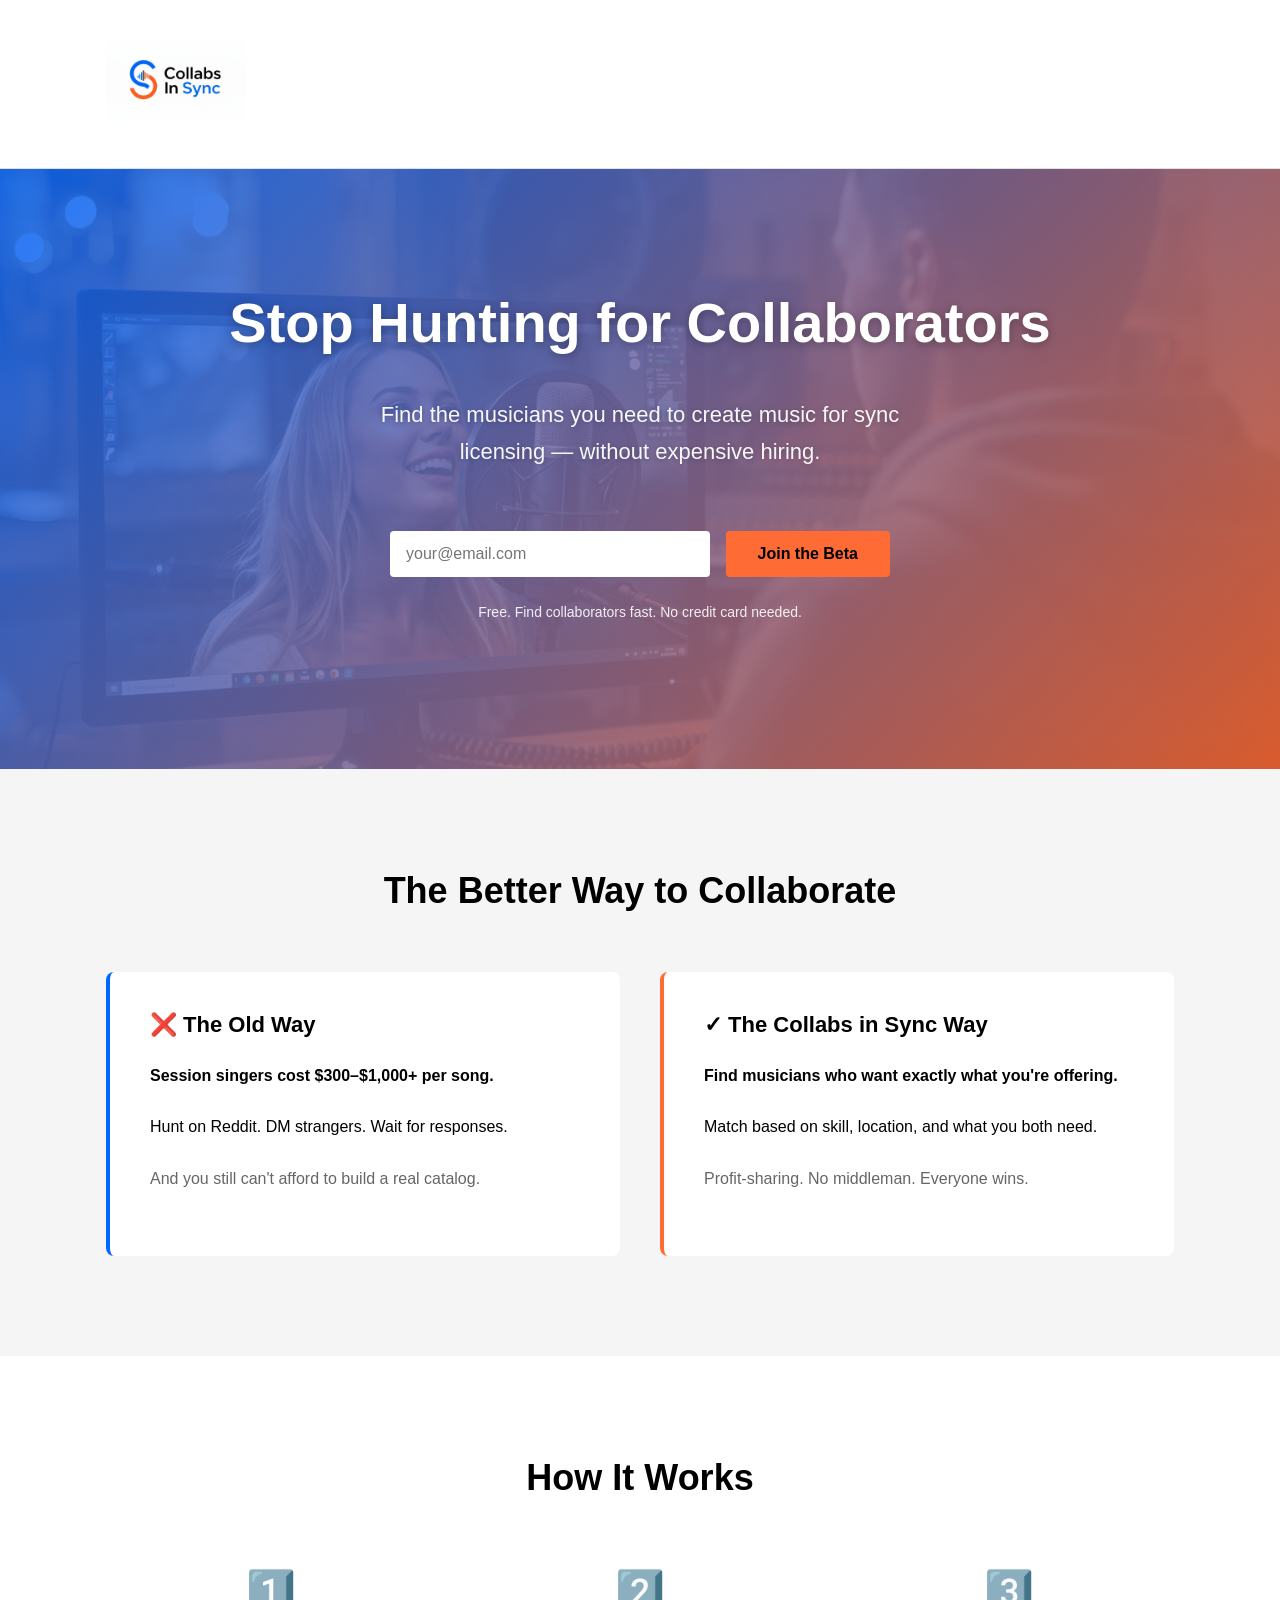
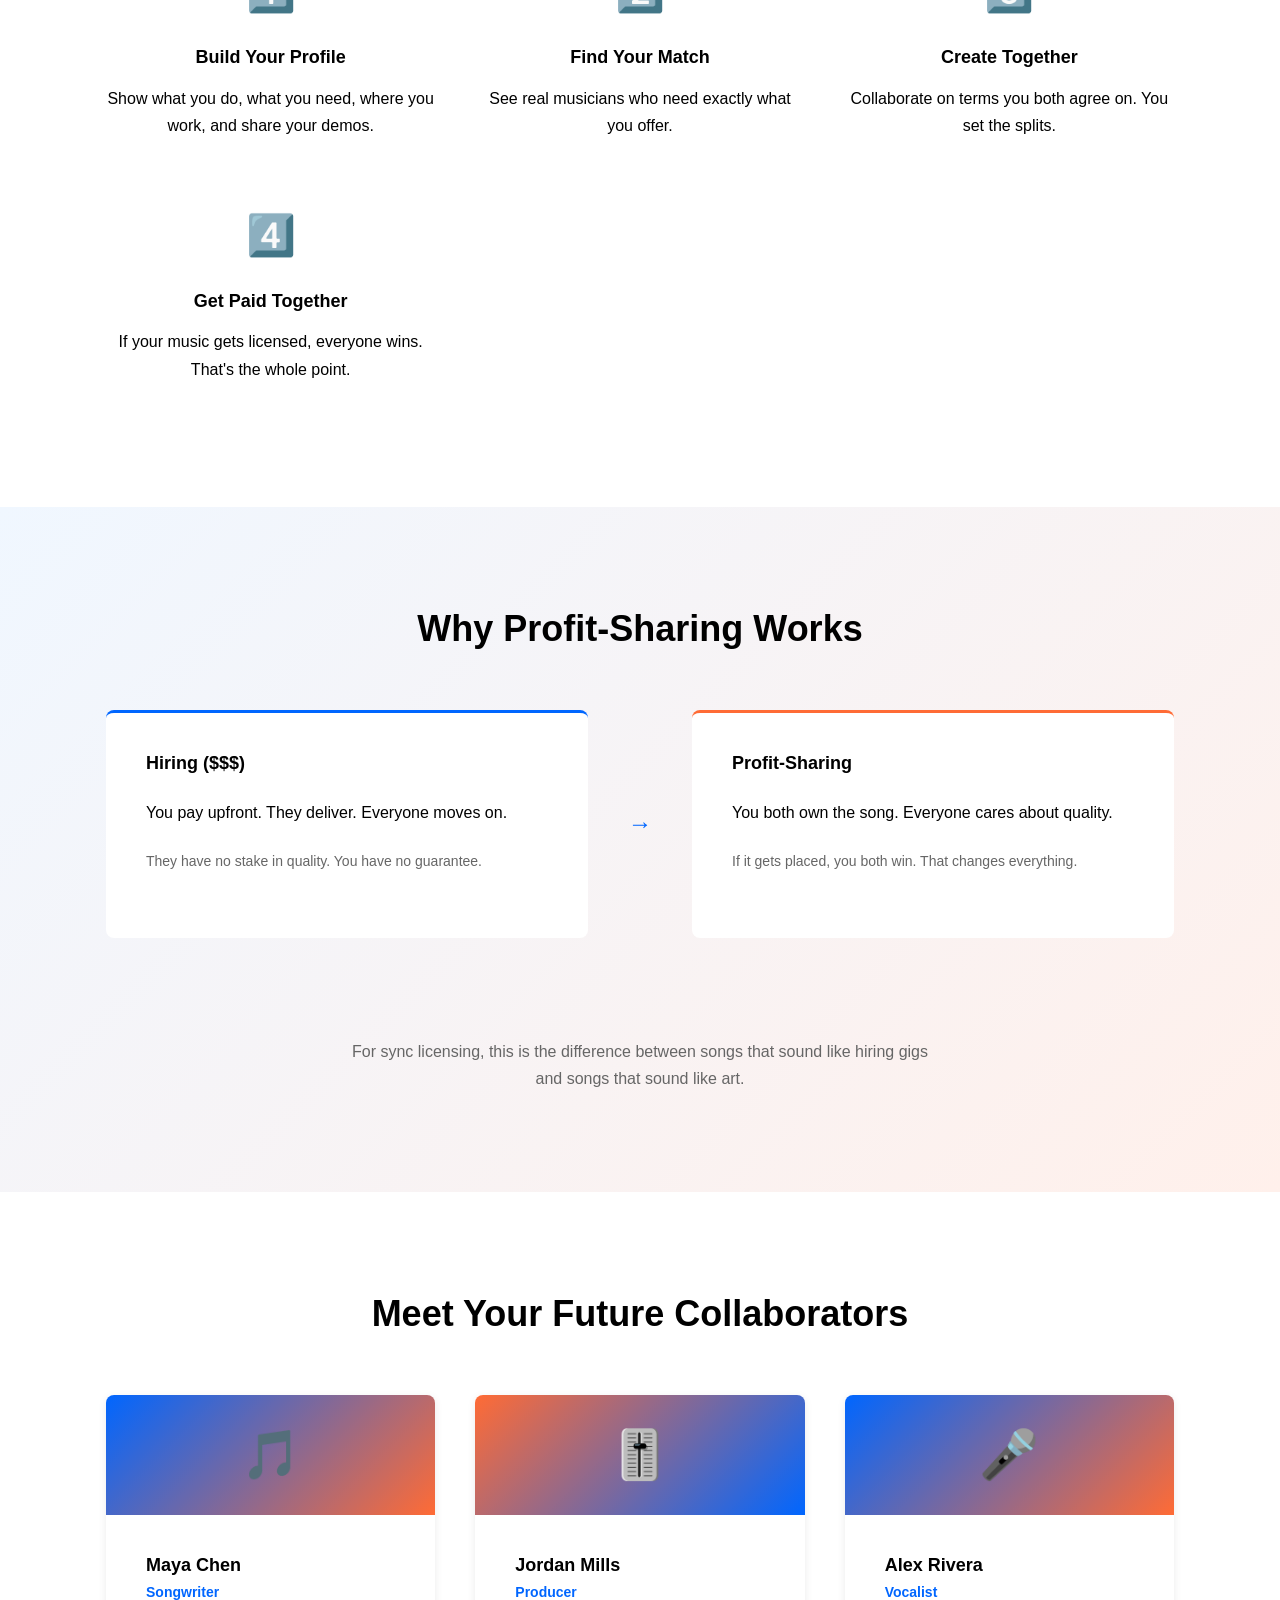
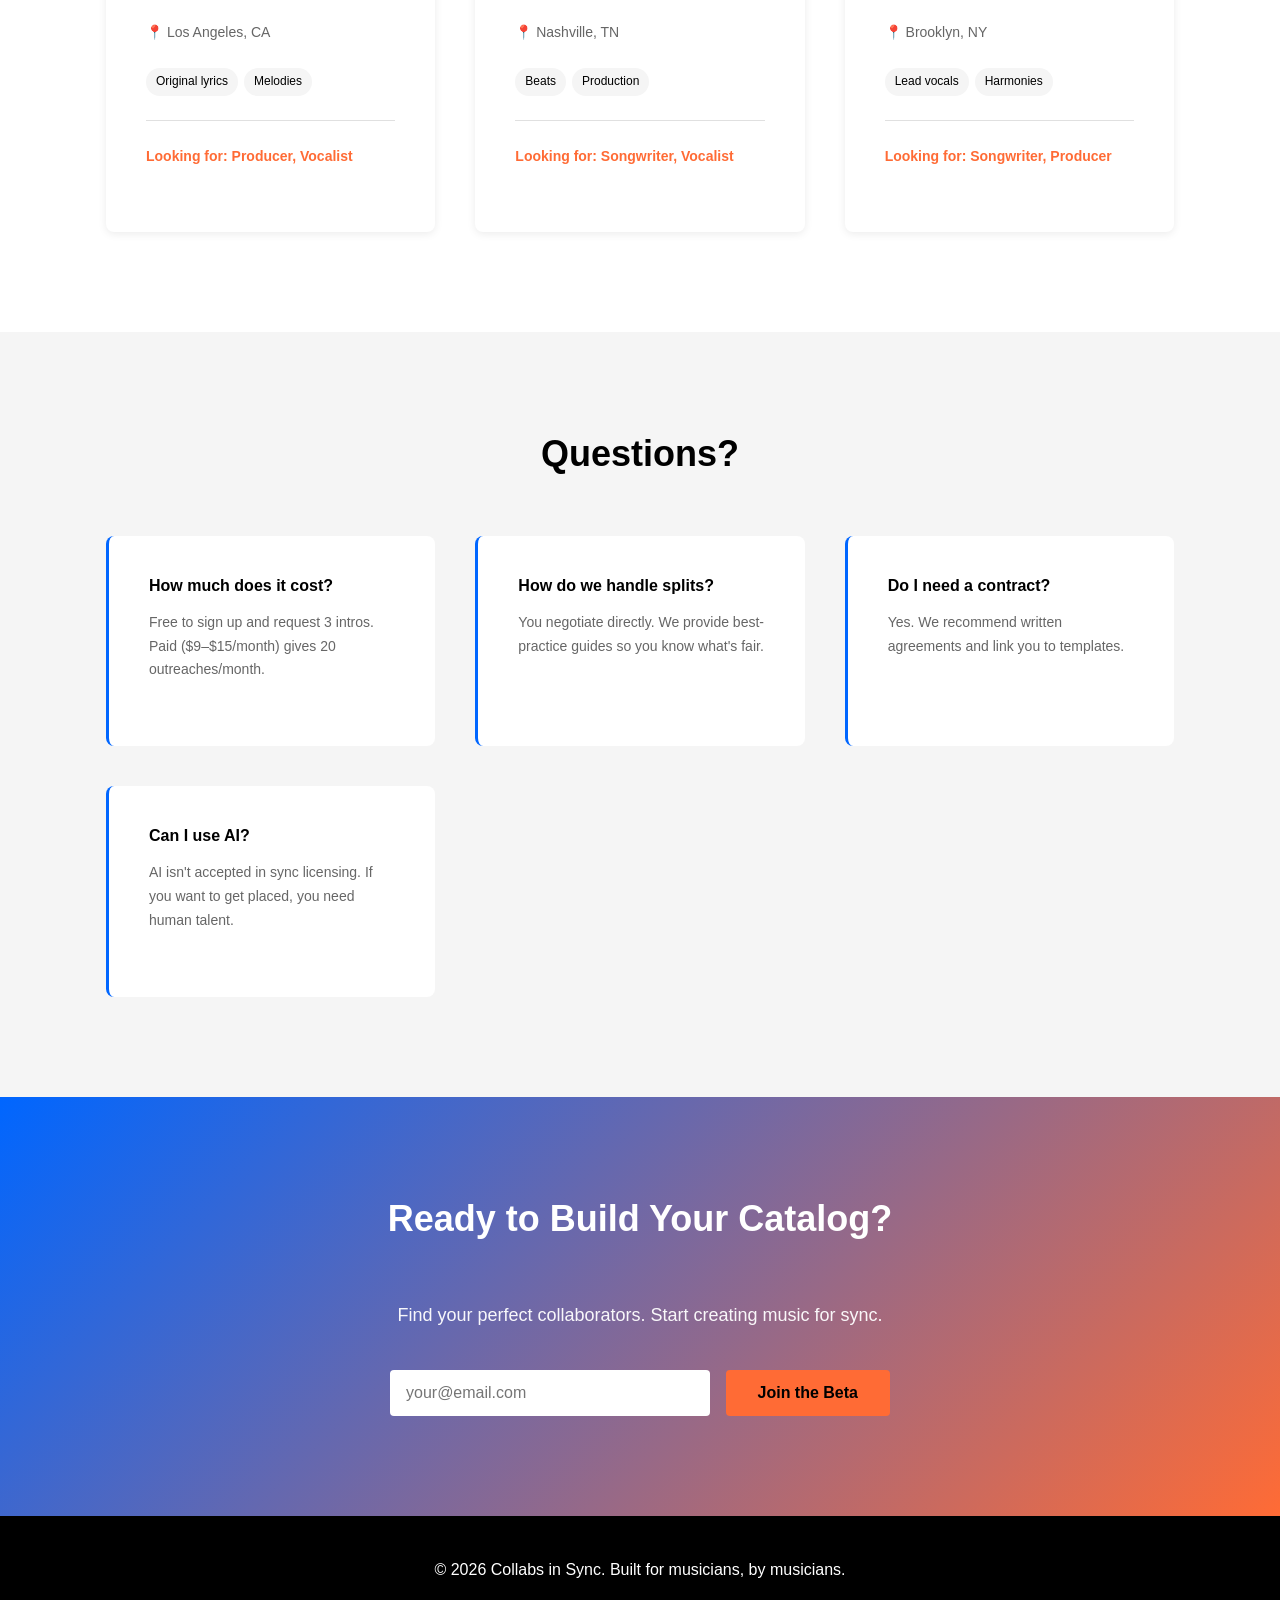
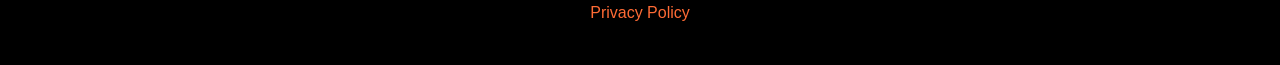
<file: index.html>
<!DOCTYPE html>
<html lang="en">
<head>
    <meta charset="UTF-8">
    <meta name="viewport" content="width=device-width, initial-scale=1.0">
    <meta name="description" content="The Platform Built for Profit-Sharing Music Creators. Find collaborators for sync licensing without expensive hiring.">
    <meta name="theme-color" content="#0066ff">
    <title>Collabs in Sync — Profit-Sharing Music Collaboration</title>
    <link rel="stylesheet" href="styles.css">
    <link rel="icon" href="favicon.svg" type="image/svg+xml">
</head>
<body>
    <!-- HEADER WITH LOGO -->
    <header class="header">
        <div class="container">
            <img src="assets/logo-original.jpg" alt="Collabs in Sync" class="logo">
        </div>
    </header>

    <!-- HERO SECTION WITH IMAGE -->
    <section class="hero">
        <div class="hero__background">
            <img src="assets/hero.jpg" alt="Music collaboration - singer recording with remote producer" class="hero__image">
            <div class="hero__overlay"></div>
        </div>
        <div class="hero__content">
            <div class="container">
                <h1>Stop Hunting for Collaborators</h1>
                <p class="hero__subtitle">Find the musicians you need to create music for sync licensing — without expensive hiring.</p>

                <form class="hero__form" id="earlyAccessForm">
                    <input type="email" placeholder="your@email.com" required aria-label="Email address" class="form-input">
                    <button type="submit" class="btn btn--primary">Join the Beta</button>
                </form>
                <p class="form-subtext">Free. Find collaborators fast. No credit card needed.</p>
            </div>
        </div>
    </section>

    <!-- PROBLEM VS SOLUTION -->
    <section class="comparison">
        <div class="container">
            <h2>The Better Way to Collaborate</h2>
            <div class="comparison__grid">
                <div class="comparison__card problem">
                    <h3>❌ The Old Way</h3>
                    <p><strong>Session singers cost $300–$1,000+ per song.</strong></p>
                    <p>Hunt on Reddit. DM strangers. Wait for responses.</p>
                    <p class="text-muted">And you still can't afford to build a real catalog.</p>
                </div>
                <div class="comparison__card solution">
                    <h3>✓ The Collabs in Sync Way</h3>
                    <p><strong>Find musicians who want exactly what you're offering.</strong></p>
                    <p>Match based on skill, location, and what you both need.</p>
                    <p class="text-muted">Profit-sharing. No middleman. Everyone wins.</p>
                </div>
            </div>
        </div>
    </section>

    <!-- FEATURES -->
    <section class="features">
        <div class="container">
            <h2>How It Works</h2>
            <div class="features__grid">
                <div class="feature">
                    <div class="feature__icon">1️⃣</div>
                    <h3>Build Your Profile</h3>
                    <p>Show what you do, what you need, where you work, and share your demos.</p>
                </div>
                <div class="feature">
                    <div class="feature__icon">2️⃣</div>
                    <h3>Find Your Match</h3>
                    <p>See real musicians who need exactly what you offer.</p>
                </div>
                <div class="feature">
                    <div class="feature__icon">3️⃣</div>
                    <h3>Create Together</h3>
                    <p>Collaborate on terms you both agree on. You set the splits.</p>
                </div>
                <div class="feature">
                    <div class="feature__icon">4️⃣</div>
                    <h3>Get Paid Together</h3>
                    <p>If your music gets licensed, everyone wins. That's the whole point.</p>
                </div>
            </div>
        </div>
    </section>

    <!-- WHY PROFIT-SHARING -->
    <section class="profit-sharing">
        <div class="container">
            <h2>Why Profit-Sharing Works</h2>
            <div class="profit-comparison">
                <div class="profit-item">
                    <h3>Hiring ($$$)</h3>
                    <p>You pay upfront. They deliver. Everyone moves on.</p>
                    <p class="text-secondary">They have no stake in quality. You have no guarantee.</p>
                </div>
                <div class="profit-divider">→</div>
                <div class="profit-item">
                    <h3>Profit-Sharing</h3>
                    <p>You both own the song. Everyone cares about quality.</p>
                    <p class="text-secondary">If it gets placed, you both win. That changes everything.</p>
                </div>
            </div>
            <p class="profit-note">For sync licensing, this is the difference between songs that sound like hiring gigs and songs that sound like art.</p>
        </div>
    </section>

    <!-- PROFILE EXAMPLES -->
    <section class="profiles">
        <div class="container">
            <h2>Meet Your Future Collaborators</h2>
            <div class="profiles__grid">
                <div class="profile-card">
                    <div class="profile-header" style="background: linear-gradient(135deg, #0066ff 0%, #ff6b35 100%);">
                        <span class="profile-icon">🎵</span>
                    </div>
                    <div class="profile-content">
                        <h3>Maya Chen</h3>
                        <p class="role">Songwriter</p>
                        <p class="location">📍 Los Angeles, CA</p>
                        <div class="skills">
                            <span>Original lyrics</span>
                            <span>Melodies</span>
                        </div>
                        <p class="looking-for">Looking for: Producer, Vocalist</p>
                    </div>
                </div>

                <div class="profile-card">
                    <div class="profile-header" style="background: linear-gradient(135deg, #ff6b35 0%, #0066ff 100%);">
                        <span class="profile-icon">🎚️</span>
                    </div>
                    <div class="profile-content">
                        <h3>Jordan Mills</h3>
                        <p class="role">Producer</p>
                        <p class="location">📍 Nashville, TN</p>
                        <div class="skills">
                            <span>Beats</span>
                            <span>Production</span>
                        </div>
                        <p class="looking-for">Looking for: Songwriter, Vocalist</p>
                    </div>
                </div>

                <div class="profile-card">
                    <div class="profile-header" style="background: linear-gradient(135deg, #0066ff 0%, #ff6b35 100%);">
                        <span class="profile-icon">🎤</span>
                    </div>
                    <div class="profile-content">
                        <h3>Alex Rivera</h3>
                        <p class="role">Vocalist</p>
                        <p class="location">📍 Brooklyn, NY</p>
                        <div class="skills">
                            <span>Lead vocals</span>
                            <span>Harmonies</span>
                        </div>
                        <p class="looking-for">Looking for: Songwriter, Producer</p>
                    </div>
                </div>
            </div>
        </div>
    </section>

    <!-- FAQ -->
    <section class="faq">
        <div class="container">
            <h2>Questions?</h2>
            <div class="faq__grid">
                <div class="faq__item">
                    <h3>How much does it cost?</h3>
                    <p>Free to sign up and request 3 intros. Paid ($9–$15/month) gives 20 outreaches/month.</p>
                </div>
                <div class="faq__item">
                    <h3>How do we handle splits?</h3>
                    <p>You negotiate directly. We provide best-practice guides so you know what's fair.</p>
                </div>
                <div class="faq__item">
                    <h3>Do I need a contract?</h3>
                    <p>Yes. We recommend written agreements and link you to templates.</p>
                </div>
                <div class="faq__item">
                    <h3>Can I use AI?</h3>
                    <p>AI isn't accepted in sync licensing. If you want to get placed, you need human talent.</p>
                </div>
            </div>
        </div>
    </section>

    <!-- FINAL CTA -->
    <section class="cta-section">
        <div class="container">
            <h2>Ready to Build Your Catalog?</h2>
            <p>Find your perfect collaborators. Start creating music for sync.</p>
            <form class="cta-form" id="secondForm">
                <input type="email" placeholder="your@email.com" required aria-label="Email address" class="form-input">
                <button type="submit" class="btn btn--primary">Join the Beta</button>
            </form>
        </div>
    </section>

    <!-- FOOTER -->
    <footer class="footer">
        <div class="container">
            <p>&copy; 2026 Collabs in Sync. Built for musicians, by musicians.</p>
            <a href="/privacy.html">Privacy Policy</a>
        </div>
    </footer>

    <script>
        ['earlyAccessForm', 'secondForm'].forEach(id => {
            document.getElementById(id).addEventListener('submit', e => {
                e.preventDefault();
                alert('Thank you! Check your email for next steps.');
            });
        });
    </script>
</body>
</html>
</file>
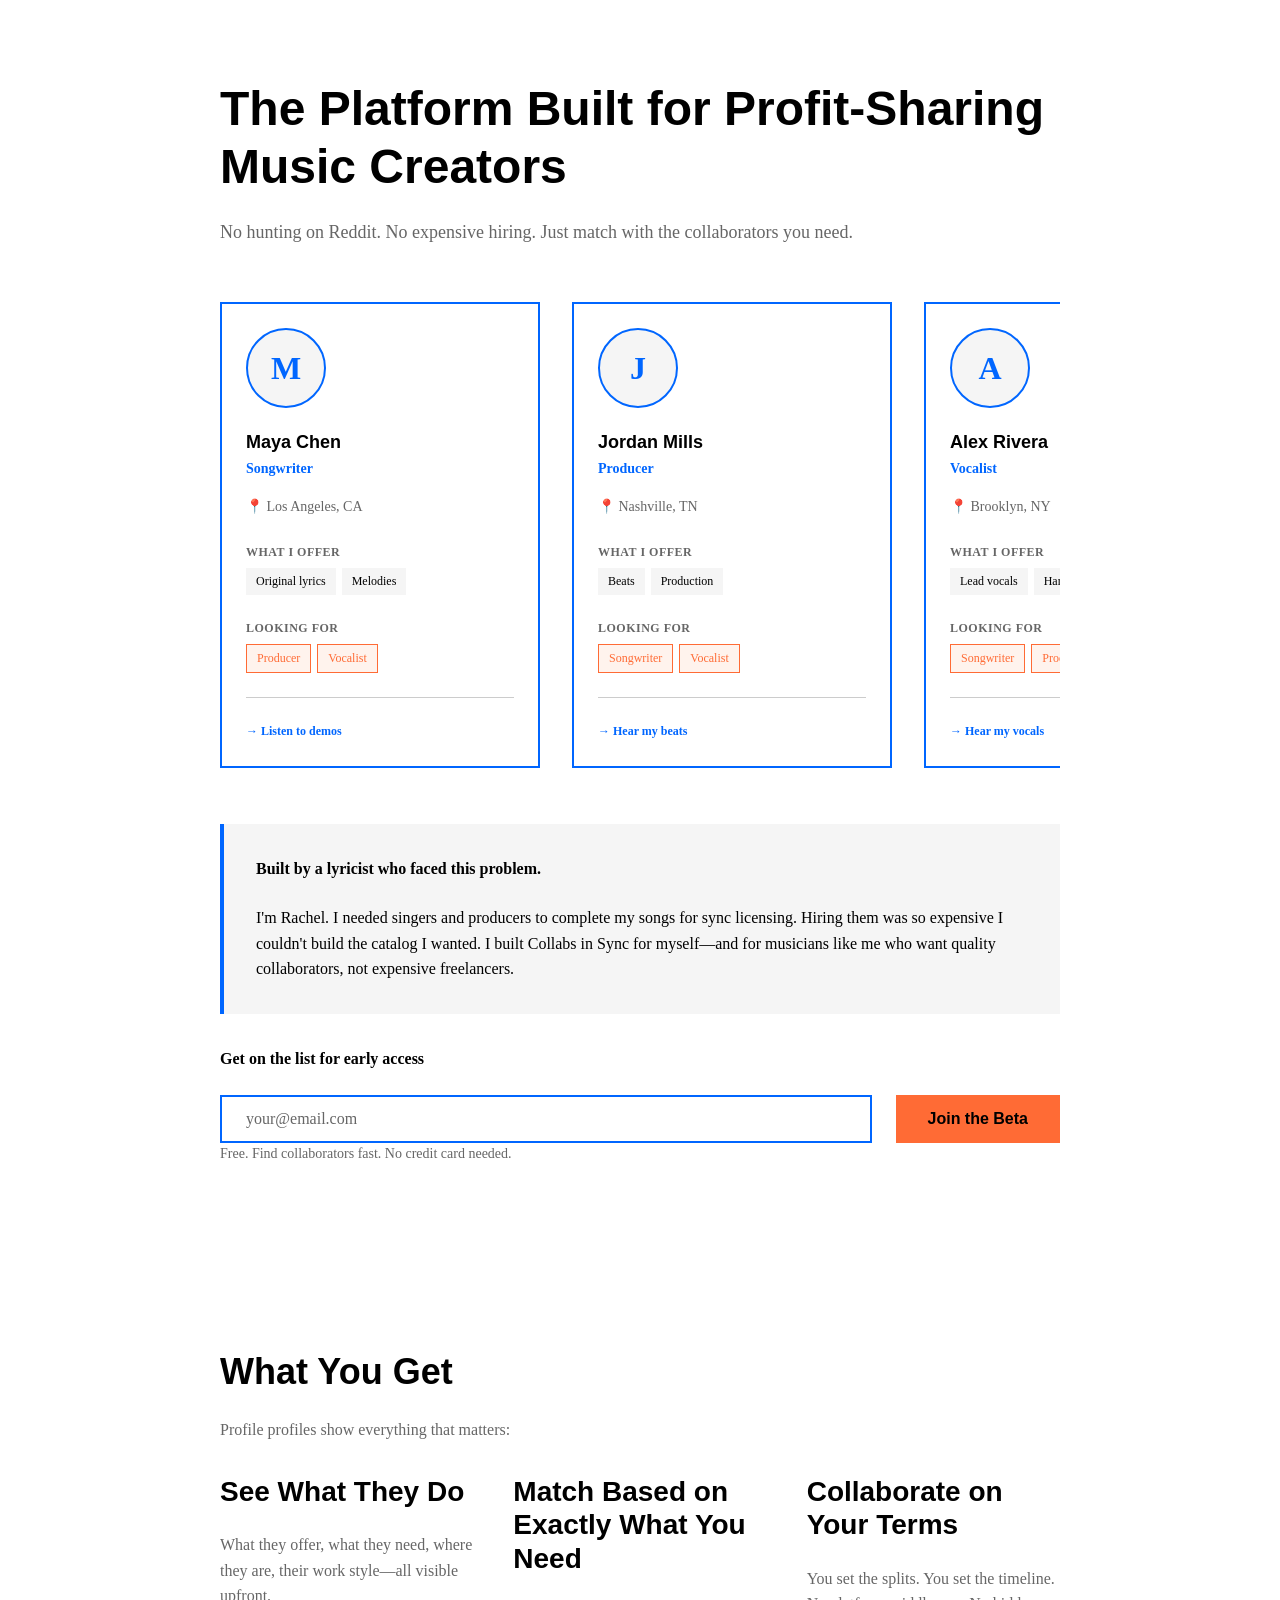
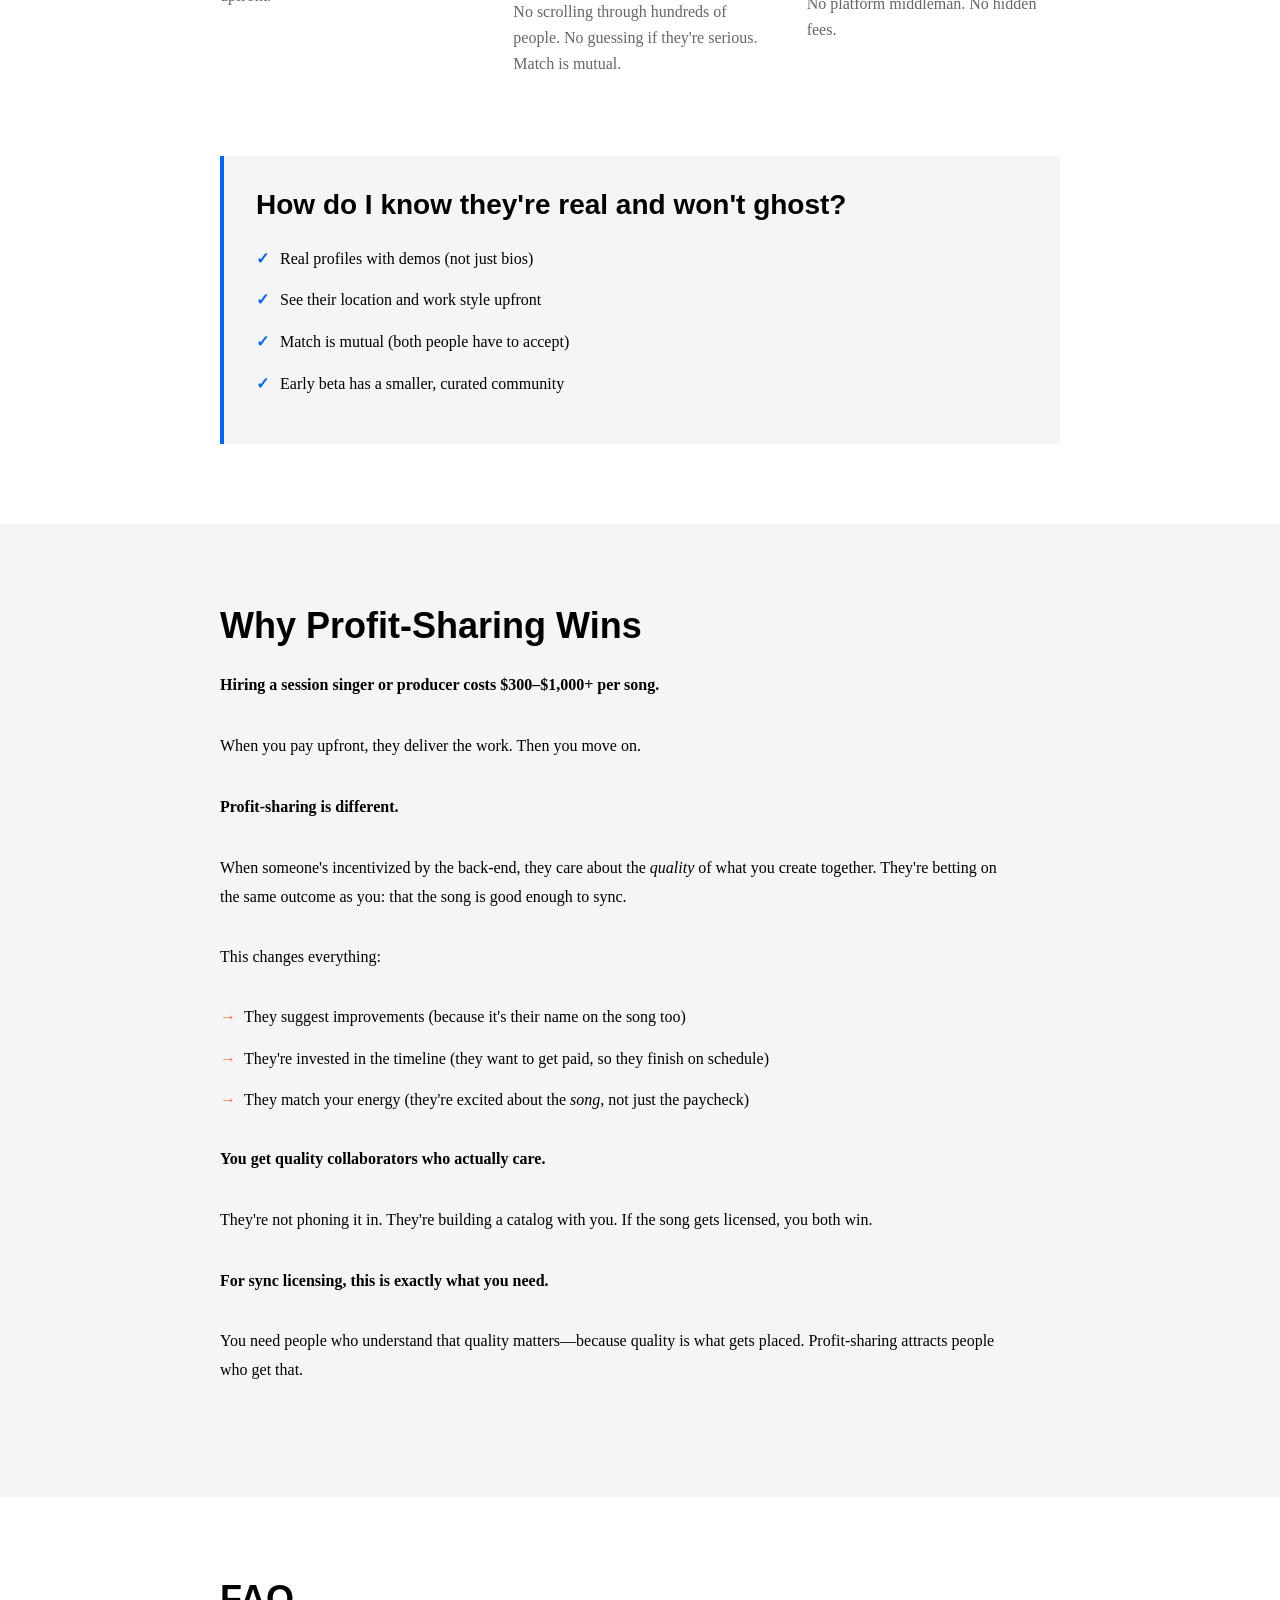
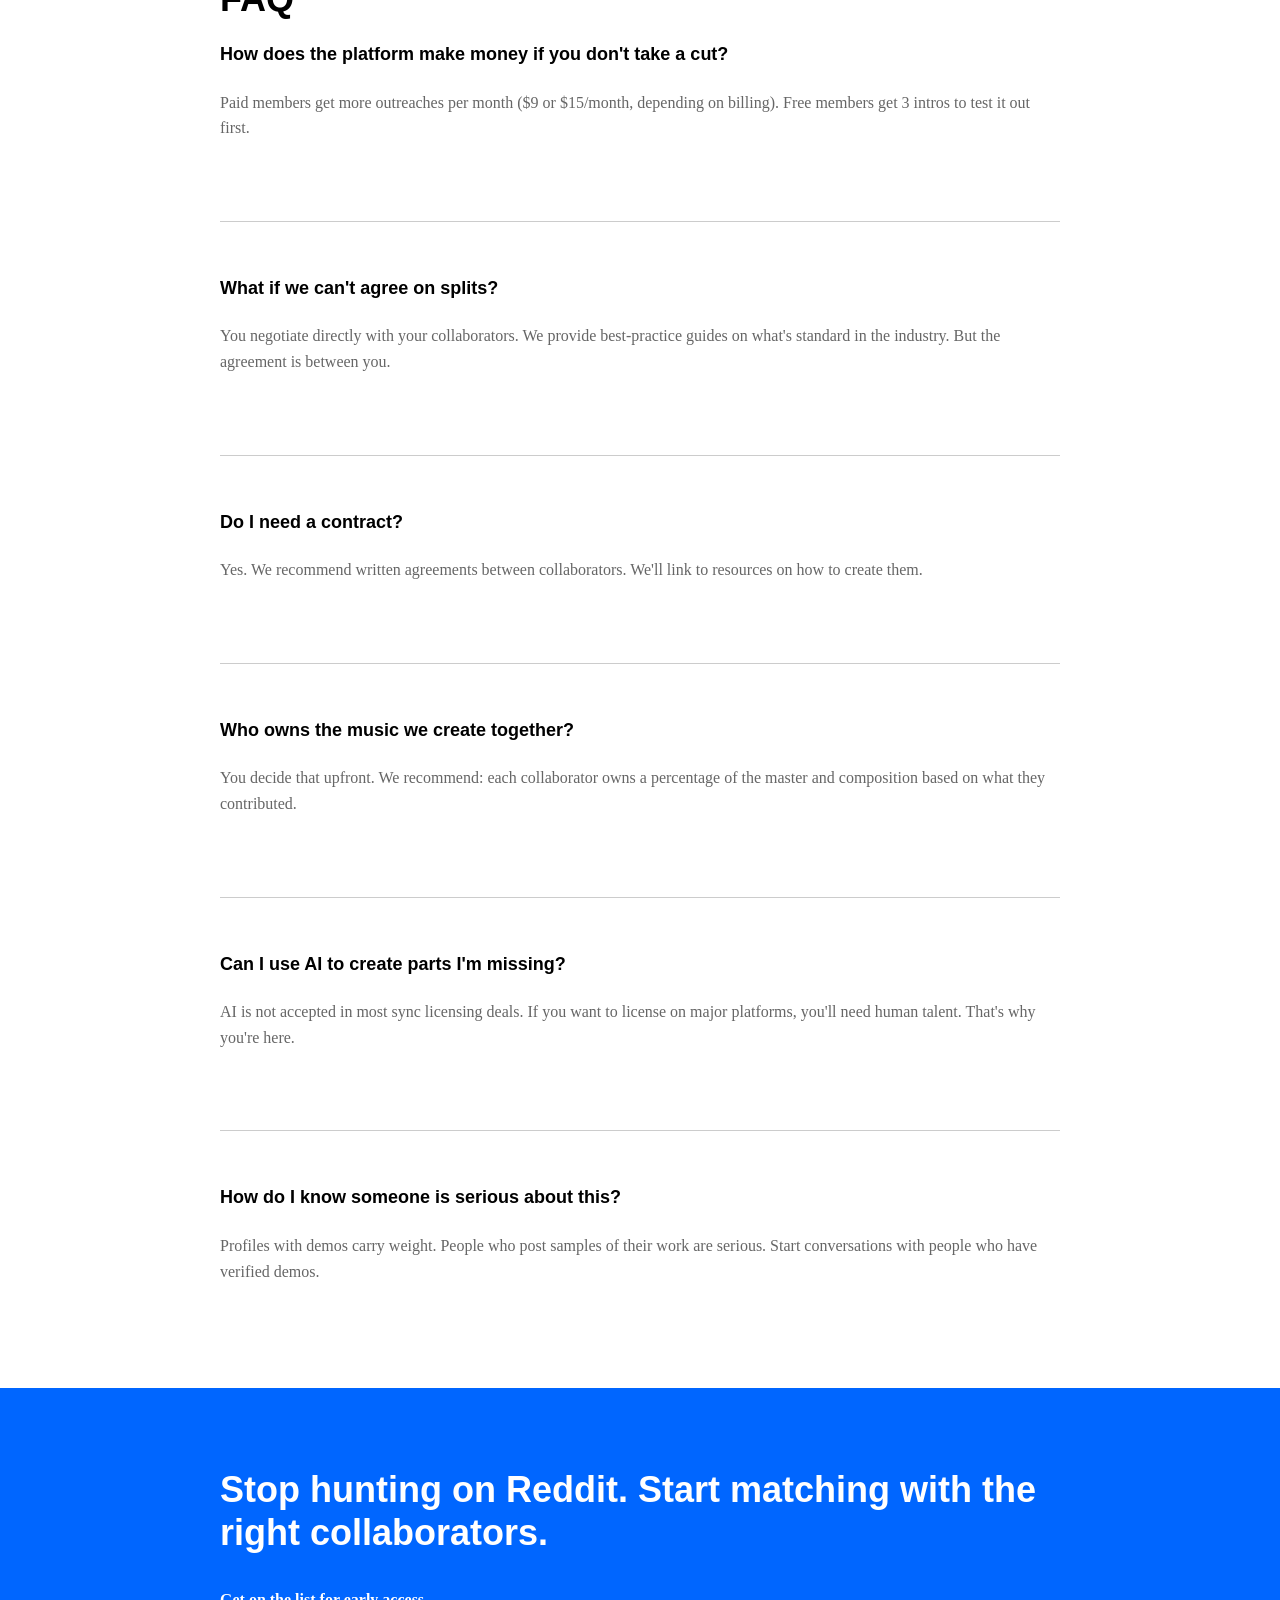
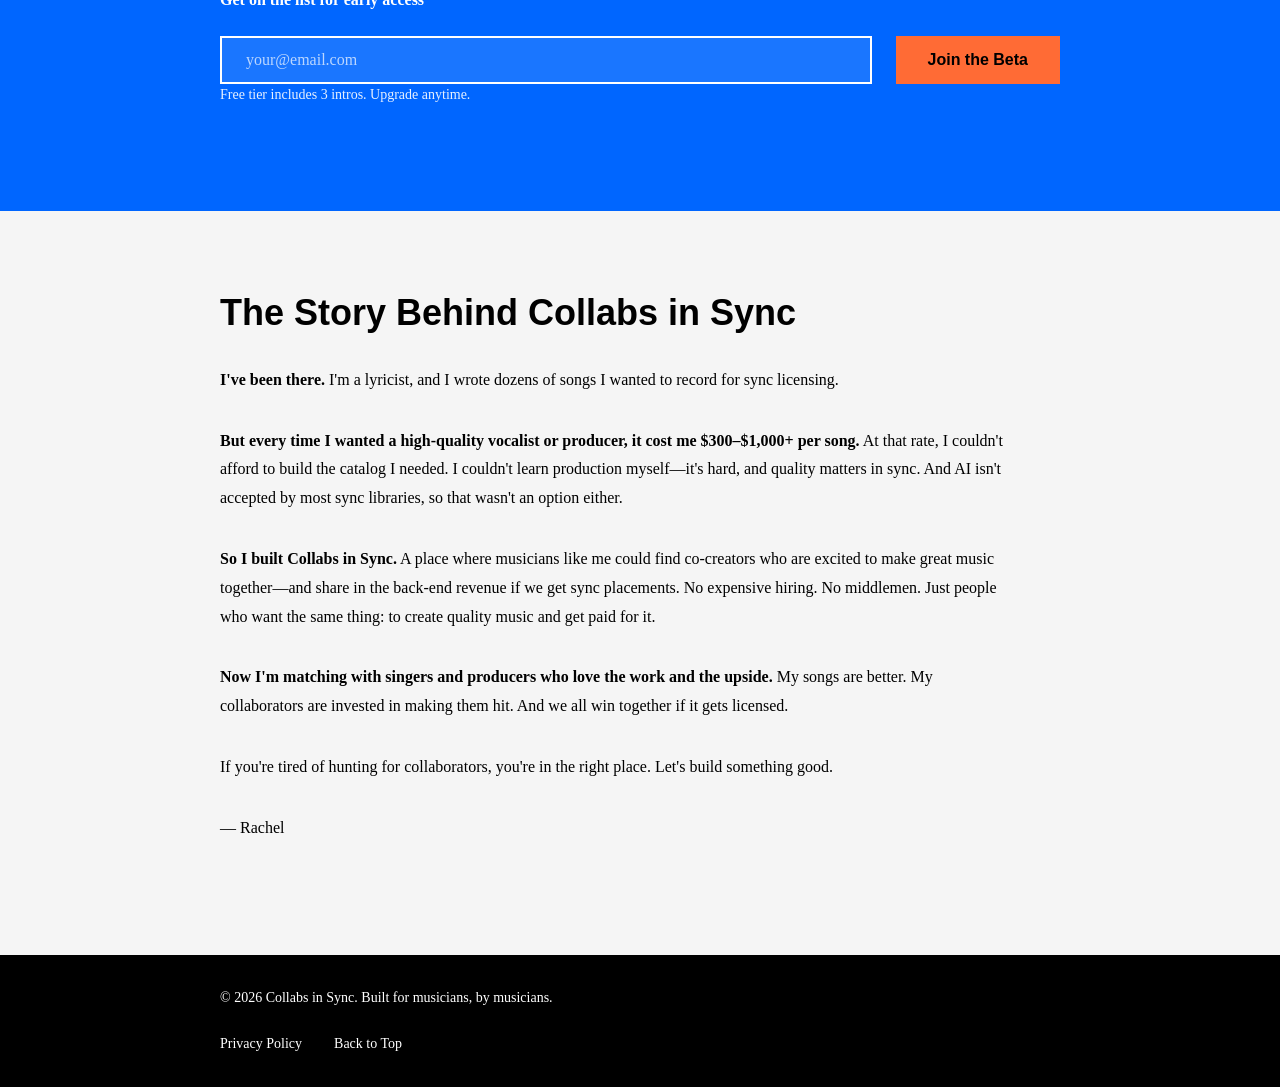
<file: site/index.html>
<!DOCTYPE html>
<html lang="en">
<head>
    <meta charset="UTF-8">
    <meta name="viewport" content="width=device-width, initial-scale=1.0">
    <meta name="description" content="The Platform Built for Profit-Sharing Music Creators. Find collaborators for sync licensing without expensive hiring.">
    <meta name="theme-color" content="#0066ff">
    <title>Collabs in Sync — Profit-Sharing Music Collaboration</title>
    <link rel="stylesheet" href="styles.css">
    <link rel="icon" href="favicon.svg" type="image/svg+xml">
</head>
<body>
    <!-- ABOVE THE FOLD -->
    <section class="hero">
        <div class="container">
            <h1 class="hero__title">The Platform Built for Profit-Sharing Music Creators</h1>
            <p class="hero__subtitle">No hunting on Reddit. No expensive hiring. Just match with the collaborators you need.</p>

            <div class="hero__mockup">
                <div class="mockup-container">
                    <div class="profile-card">
                        <div class="profile-avatar">M</div>
                        <h3 class="profile-name">Maya Chen</h3>
                        <p class="profile-role">Songwriter</p>
                        <p class="profile-location">📍 Los Angeles, CA</p>
                        <div class="profile-section">
                            <p class="profile-label">What I Offer</p>
                            <div class="tags">
                                <span class="tag">Original lyrics</span>
                                <span class="tag">Melodies</span>
                            </div>
                        </div>
                        <div class="profile-section">
                            <p class="profile-label">Looking For</p>
                            <div class="tags">
                                <span class="tag tag--accent">Producer</span>
                                <span class="tag tag--accent">Vocalist</span>
                            </div>
                        </div>
                        <a href="#" class="profile-link">→ Listen to demos</a>
                    </div>

                    <div class="profile-card">
                        <div class="profile-avatar">J</div>
                        <h3 class="profile-name">Jordan Mills</h3>
                        <p class="profile-role">Producer</p>
                        <p class="profile-location">📍 Nashville, TN</p>
                        <div class="profile-section">
                            <p class="profile-label">What I Offer</p>
                            <div class="tags">
                                <span class="tag">Beats</span>
                                <span class="tag">Production</span>
                            </div>
                        </div>
                        <div class="profile-section">
                            <p class="profile-label">Looking For</p>
                            <div class="tags">
                                <span class="tag tag--accent">Songwriter</span>
                                <span class="tag tag--accent">Vocalist</span>
                            </div>
                        </div>
                        <a href="#" class="profile-link">→ Hear my beats</a>
                    </div>

                    <div class="profile-card">
                        <div class="profile-avatar">A</div>
                        <h3 class="profile-name">Alex Rivera</h3>
                        <p class="profile-role">Vocalist</p>
                        <p class="profile-location">📍 Brooklyn, NY</p>
                        <div class="profile-section">
                            <p class="profile-label">What I Offer</p>
                            <div class="tags">
                                <span class="tag">Lead vocals</span>
                                <span class="tag">Harmonies</span>
                            </div>
                        </div>
                        <div class="profile-section">
                            <p class="profile-label">Looking For</p>
                            <div class="tags">
                                <span class="tag tag--accent">Songwriter</span>
                                <span class="tag tag--accent">Producer</span>
                            </div>
                        </div>
                        <a href="#" class="profile-link">→ Hear my vocals</a>
                    </div>
                </div>
            </div>

            <div class="hero__founder-story">
                <p><strong>Built by a lyricist who faced this problem.</strong></p>
                <p>I'm Rachel. I needed singers and producers to complete my songs for sync licensing. Hiring them was so expensive I couldn't build the catalog I wanted. I built Collabs in Sync for myself—and for musicians like me who want quality collaborators, not expensive freelancers.</p>
            </div>

            <form class="hero__form" id="earlyAccessForm">
                <label for="email" class="form-label">Get on the list for early access</label>
                <div class="form-group">
                    <input
                        type="email"
                        id="email"
                        name="email"
                        placeholder="your@email.com"
                        required
                        aria-label="Email address"
                        class="form-input"
                    >
                    <button type="submit" class="btn btn--primary" aria-label="Join the Beta">
                        Join the Beta
                    </button>
                </div>
                <p class="form-subtext">Free. Find collaborators fast. No credit card needed.</p>
            </form>
        </div>
    </section>

    <!-- BELOW THE FOLD -->

    <!-- Features & Objections -->
    <section class="features" id="features">
        <div class="container">
            <h2>What You Get</h2>
            <p class="section-intro">Profile profiles show everything that matters:</p>

            <div class="features-grid">
                <div class="feature-item">
                    <h3>See What They Do</h3>
                    <p>What they offer, what they need, where they are, their work style—all visible upfront.</p>
                </div>
                <div class="feature-item">
                    <h3>Match Based on Exactly What You Need</h3>
                    <p>No scrolling through hundreds of people. No guessing if they're serious. Match is mutual.</p>
                </div>
                <div class="feature-item">
                    <h3>Collaborate on Your Terms</h3>
                    <p>You set the splits. You set the timeline. No platform middleman. No hidden fees.</p>
                </div>
            </div>

            <div class="objection">
                <h3>How do I know they're real and won't ghost?</h3>
                <ul>
                    <li>Real profiles with demos (not just bios)</li>
                    <li>See their location and work style upfront</li>
                    <li>Match is mutual (both people have to accept)</li>
                    <li>Early beta has a smaller, curated community</li>
                </ul>
            </div>
        </div>
    </section>

    <!-- Why Profit-Sharing Wins -->
    <section class="profit-sharing" id="profit-sharing">
        <div class="container">
            <h2>Why Profit-Sharing Wins</h2>

            <div class="profit-content">
                <div class="profit-text">
                    <p><strong>Hiring a session singer or producer costs $300–$1,000+ per song.</strong></p>
                    <p>When you pay upfront, they deliver the work. Then you move on.</p>

                    <p><strong>Profit-sharing is different.</strong></p>
                    <p>When someone's incentivized by the back-end, they care about the <em>quality</em> of what you create together. They're betting on the same outcome as you: that the song is good enough to sync.</p>

                    <p>This changes everything:</p>
                    <ul>
                        <li>They suggest improvements (because it's their name on the song too)</li>
                        <li>They're invested in the timeline (they want to get paid, so they finish on schedule)</li>
                        <li>They match your energy (they're excited about the <em>song</em>, not just the paycheck)</li>
                    </ul>

                    <p><strong>You get quality collaborators who actually care.</strong></p>
                    <p>They're not phoning it in. They're building a catalog with you. If the song gets licensed, you both win.</p>

                    <p><strong>For sync licensing, this is exactly what you need.</strong></p>
                    <p>You need people who understand that quality matters—because quality is what gets placed. Profit-sharing attracts people who get that.</p>
                </div>
            </div>
        </div>
    </section>

    <!-- FAQ -->
    <section class="faq" id="faq">
        <div class="container">
            <h2>FAQ</h2>

            <div class="faq-item">
                <h3 class="faq-question">How does the platform make money if you don't take a cut?</h3>
                <p class="faq-answer">Paid members get more outreaches per month ($9 or $15/month, depending on billing). Free members get 3 intros to test it out first.</p>
            </div>

            <div class="faq-item">
                <h3 class="faq-question">What if we can't agree on splits?</h3>
                <p class="faq-answer">You negotiate directly with your collaborators. We provide best-practice guides on what's standard in the industry. But the agreement is between you.</p>
            </div>

            <div class="faq-item">
                <h3 class="faq-question">Do I need a contract?</h3>
                <p class="faq-answer">Yes. We recommend written agreements between collaborators. We'll link to resources on how to create them.</p>
            </div>

            <div class="faq-item">
                <h3 class="faq-question">Who owns the music we create together?</h3>
                <p class="faq-answer">You decide that upfront. We recommend: each collaborator owns a percentage of the master and composition based on what they contributed.</p>
            </div>

            <div class="faq-item">
                <h3 class="faq-question">Can I use AI to create parts I'm missing?</h3>
                <p class="faq-answer">AI is not accepted in most sync licensing deals. If you want to license on major platforms, you'll need human talent. That's why you're here.</p>
            </div>

            <div class="faq-item">
                <h3 class="faq-question">How do I know someone is serious about this?</h3>
                <p class="faq-answer">Profiles with demos carry weight. People who post samples of their work are serious. Start conversations with people who have verified demos.</p>
            </div>
        </div>
    </section>

    <!-- Second CTA -->
    <section class="second-cta" id="second-cta">
        <div class="container">
            <h2>Stop hunting on Reddit. Start matching with the right collaborators.</h2>
            <form class="second-form" id="secondForm">
                <label for="email-2" class="form-label">Get on the list for early access</label>
                <div class="form-group">
                    <input
                        type="email"
                        id="email-2"
                        name="email"
                        placeholder="your@email.com"
                        required
                        aria-label="Email address"
                        class="form-input"
                    >
                    <button type="submit" class="btn btn--primary" aria-label="Join the Beta">
                        Join the Beta
                    </button>
                </div>
                <p class="form-subtext">Free tier includes 3 intros. Upgrade anytime.</p>
            </form>
        </div>
    </section>

    <!-- Founder's Note -->
    <section class="founder-note" id="founder-note">
        <div class="container">
            <div class="founder-content">
                <h2>The Story Behind Collabs in Sync</h2>

                <p><strong>I've been there.</strong> I'm a lyricist, and I wrote dozens of songs I wanted to record for sync licensing.</p>

                <p><strong>But every time I wanted a high-quality vocalist or producer, it cost me $300–$1,000+ per song.</strong> At that rate, I couldn't afford to build the catalog I needed. I couldn't learn production myself—it's hard, and quality matters in sync. And AI isn't accepted by most sync libraries, so that wasn't an option either.</p>

                <p><strong>So I built Collabs in Sync.</strong> A place where musicians like me could find co-creators who are excited to make great music together—and share in the back-end revenue if we get sync placements. No expensive hiring. No middlemen. Just people who want the same thing: to create quality music and get paid for it.</p>

                <p><strong>Now I'm matching with singers and producers who love the work and the upside.</strong> My songs are better. My collaborators are invested in making them hit. And we all win together if it gets licensed.</p>

                <p>If you're tired of hunting for collaborators, you're in the right place. Let's build something good.</p>

                <p>— Rachel</p>
            </div>
        </div>
    </section>

    <!-- Footer -->
    <footer class="footer">
        <div class="container">
            <p>&copy; 2026 Collabs in Sync. Built for musicians, by musicians.</p>
            <nav class="footer-nav" aria-label="Footer">
                <a href="/privacy.html">Privacy Policy</a>
                <a href="#top">Back to Top</a>
            </nav>
        </div>
    </footer>

    <script>
        // Handle form submissions (placeholder for Klaviyo integration)
        document.getElementById('earlyAccessForm').addEventListener('submit', function(e) {
            e.preventDefault();
            const email = document.getElementById('email').value;
            alert('Thank you for signing up! Check your email for next steps.');
            // Klaviyo integration will replace this
            console.log('Email submitted:', email);
        });

        document.getElementById('secondForm').addEventListener('submit', function(e) {
            e.preventDefault();
            const email = document.getElementById('email-2').value;
            alert('Thank you for signing up! Check your email for next steps.');
            // Klaviyo integration will replace this
            console.log('Email submitted:', email);
        });
    </script>
</body>
</html>
</file>
<file: styles.css>
/* Collabs in Sync - Redesigned Landing Page */

:root {
    --blue: #0066ff;
    --orange: #ff6b35;
    --black: #000000;
    --white: #ffffff;
    --grey-light: #f5f5f5;
    --grey-medium: #e0e0e0;
    --grey-dark: #666666;
    --space-xs: 8px;
    --space-sm: 16px;
    --space-md: 24px;
    --space-lg: 40px;
    --space-xl: 60px;
    --space-2xl: 100px;
}

* {
    margin: 0;
    padding: 0;
    box-sizing: border-box;
}

html {
    scroll-behavior: smooth;
}

body {
    font-family: -apple-system, BlinkMacSystemFont, 'Segoe UI', 'Helvetica Neue', sans-serif;
    color: var(--black);
    background: var(--white);
    line-height: 1.6;
}

h1, h2, h3 {
    line-height: 1.2;
    margin-bottom: var(--space-md);
    font-weight: 700;
}

h1 {
    font-size: 48px;
}

h2 {
    font-size: 36px;
    text-align: center;
    margin-bottom: var(--space-xl);
}

h3 {
    font-size: 18px;
}

p {
    font-size: 16px;
    line-height: 1.7;
    margin-bottom: var(--space-md);
}

.text-secondary {
    color: var(--grey-dark);
    font-size: 14px;
}

.text-muted {
    color: var(--grey-dark);
}

.container {
    max-width: 1100px;
    margin: 0 auto;
    padding: 0 var(--space-sm);
}

/* HEADER */
.header {
    background: var(--white);
    padding: var(--space-lg) 0;
    border-bottom: 1px solid var(--grey-medium);
    position: sticky;
    top: 0;
    z-index: 100;
}

.logo {
    max-height: 80px;
}

.logo img {
    height: auto;
    width: 100%;
    max-width: 300px;
    display: block;
}

/* HERO SECTION */
.hero {
    position: relative;
    min-height: 600px;
    display: flex;
    align-items: center;
    justify-content: center;
    overflow: hidden;
}

.hero__background {
    position: absolute;
    top: 0;
    left: 0;
    width: 100%;
    height: 100%;
    z-index: 0;
}

.hero__image {
    width: 100%;
    height: 100%;
    object-fit: cover;
}

.hero__overlay {
    position: absolute;
    top: 0;
    left: 0;
    width: 100%;
    height: 100%;
    background: linear-gradient(135deg, rgba(0, 102, 255, 0.85) 0%, rgba(255, 107, 53, 0.85) 100%);
    z-index: 1;
}

.hero__content {
    position: relative;
    z-index: 2;
    color: var(--white);
    text-align: center;
    padding: var(--space-2xl) 0;
}

.hero__content h1 {
    font-size: 56px;
    color: var(--white);
    margin-bottom: var(--space-lg);
    text-shadow: 0 2px 10px rgba(0, 0, 0, 0.3);
}

.hero__subtitle {
    font-size: 22px;
    color: rgba(255, 255, 255, 0.95);
    max-width: 600px;
    margin: 0 auto var(--space-xl);
    text-shadow: 0 1px 5px rgba(0, 0, 0, 0.2);
}

.hero__form {
    display: flex;
    gap: var(--space-sm);
    max-width: 500px;
    margin: 0 auto var(--space-md);
    flex-wrap: wrap;
    justify-content: center;
}

.form-input {
    flex: 1;
    min-width: 250px;
    padding: 14px 16px;
    font-size: 16px;
    border: none;
    border-radius: 4px;
    background: var(--white);
}

.form-subtext {
    color: rgba(255, 255, 255, 0.9);
    font-size: 14px;
}

.btn {
    padding: 14px 32px;
    font-size: 16px;
    font-weight: 600;
    border: none;
    border-radius: 4px;
    cursor: pointer;
    transition: all 0.3s ease;
    white-space: nowrap;
}

.btn--primary {
    background: var(--orange);
    color: var(--black);
}

.btn--primary:hover {
    background: #ff5517;
    transform: translateY(-2px);
    box-shadow: 0 4px 12px rgba(255, 107, 53, 0.4);
}

/* COMPARISON SECTION */
.comparison {
    background: var(--grey-light);
    padding: var(--space-2xl) 0;
}

.comparison__grid {
    display: grid;
    grid-template-columns: 1fr 1fr;
    gap: var(--space-lg);
}

@media (max-width: 768px) {
    .comparison__grid {
        grid-template-columns: 1fr;
    }
}

.comparison__card {
    background: var(--white);
    padding: var(--space-lg);
    border-radius: 8px;
    border-left: 4px solid var(--blue);
}

.comparison__card.solution {
    border-left-color: var(--orange);
}

.comparison__card h3 {
    font-size: 22px;
    margin-bottom: var(--space-md);
}

/* FEATURES */
.features {
    padding: var(--space-2xl) 0;
}

.features__grid {
    display: grid;
    grid-template-columns: repeat(auto-fit, minmax(250px, 1fr));
    gap: var(--space-lg);
}

.feature {
    text-align: center;
}

.feature__icon {
    font-size: 40px;
    margin-bottom: var(--space-md);
    display: block;
}

.feature h3 {
    font-size: 18px;
    margin-bottom: var(--space-sm);
}

/* PROFIT SHARING */
.profit-sharing {
    background: linear-gradient(135deg, #f0f7ff 0%, #fff0eb 100%);
    padding: var(--space-2xl) 0;
}

.profit-comparison {
    display: grid;
    grid-template-columns: 1fr auto 1fr;
    gap: var(--space-lg);
    align-items: center;
    margin-bottom: var(--space-2xl);
}

@media (max-width: 768px) {
    .profit-comparison {
        grid-template-columns: 1fr;
    }
}

.profit-item {
    background: var(--white);
    padding: var(--space-lg);
    border-radius: 8px;
    border-top: 3px solid var(--blue);
}

.profit-item:last-child {
    border-top-color: var(--orange);
}

.profit-divider {
    font-size: 24px;
    color: var(--blue);
    font-weight: 700;
}

.profit-note {
    text-align: center;
    font-size: 16px;
    color: var(--grey-dark);
    max-width: 600px;
    margin: 0 auto;
}

/* PROFILES */
.profiles {
    padding: var(--space-2xl) 0;
}

.profiles__grid {
    display: grid;
    grid-template-columns: repeat(auto-fit, minmax(280px, 1fr));
    gap: var(--space-lg);
}

.profile-card {
    background: var(--white);
    border-radius: 8px;
    overflow: hidden;
    box-shadow: 0 2px 8px rgba(0, 0, 0, 0.08);
    transition: transform 0.3s ease, box-shadow 0.3s ease;
}

.profile-card:hover {
    transform: translateY(-8px);
    box-shadow: 0 12px 24px rgba(0, 0, 0, 0.15);
}

.profile-header {
    height: 120px;
    display: flex;
    align-items: center;
    justify-content: center;
    position: relative;
}

.profile-icon {
    font-size: 48px;
}

.profile-content {
    padding: var(--space-lg);
}

.profile-content h3 {
    margin-bottom: 4px;
}

.role {
    color: var(--blue);
    font-weight: 600;
    font-size: 14px;
    margin-bottom: var(--space-sm);
}

.location {
    color: var(--grey-dark);
    font-size: 14px;
    margin-bottom: var(--space-md);
}

.skills {
    display: flex;
    flex-wrap: wrap;
    gap: 6px;
    margin-bottom: var(--space-md);
}

.skills span {
    background: var(--grey-light);
    color: var(--black);
    padding: 4px 10px;
    border-radius: 20px;
    font-size: 12px;
}

.looking-for {
    border-top: 1px solid var(--grey-medium);
    padding-top: var(--space-md);
    margin-top: var(--space-md);
    font-size: 14px;
    color: var(--orange);
    font-weight: 600;
}

/* FAQ */
.faq {
    background: var(--grey-light);
    padding: var(--space-2xl) 0;
}

.faq__grid {
    display: grid;
    grid-template-columns: repeat(auto-fit, minmax(250px, 1fr));
    gap: var(--space-lg);
}

.faq__item {
    background: var(--white);
    padding: var(--space-lg);
    border-radius: 8px;
    border-left: 3px solid var(--blue);
}

.faq__item h3 {
    font-size: 16px;
    margin-bottom: var(--space-sm);
}

.faq__item p {
    font-size: 14px;
    color: var(--grey-dark);
}

/* CTA SECTION */
.cta-section {
    background: linear-gradient(135deg, var(--blue) 0%, var(--orange) 100%);
    color: var(--white);
    padding: var(--space-2xl) 0;
    text-align: center;
}

.cta-section h2 {
    color: var(--white);
}

.cta-section p {
    color: rgba(255, 255, 255, 0.95);
    font-size: 18px;
    margin-bottom: var(--space-lg);
}

.cta-form {
    display: flex;
    gap: var(--space-sm);
    max-width: 500px;
    margin: 0 auto;
    flex-wrap: wrap;
    justify-content: center;
}

.cta-form .form-input {
    min-width: 250px;
}

/* FOOTER */
.footer {
    background: var(--black);
    color: var(--white);
    padding: var(--space-lg) 0;
    text-align: center;
}

.footer p {
    margin-bottom: var(--space-sm);
}

.footer a {
    color: var(--orange);
    text-decoration: none;
}

.footer a:hover {
    text-decoration: underline;
}

/* RESPONSIVE */
@media (max-width: 768px) {
    h1 {
        font-size: 36px;
    }

    h2 {
        font-size: 28px;
    }

    .hero__content h1 {
        font-size: 36px;
    }

    .hero__subtitle {
        font-size: 18px;
    }

    .hero__form {
        flex-direction: column;
    }

    .form-input {
        width: 100%;
    }

    .profit-comparison {
        grid-template-columns: 1fr;
    }

    .profit-divider {
        display: none;
    }
}

/* ACCESSIBILITY */
a:focus, button:focus, input:focus {
    outline: 2px solid var(--blue);
    outline-offset: 2px;
}

@media (prefers-reduced-motion: reduce) {
    * {
        animation: none !important;
        transition: none !important;
    }
}
</file>
<file: site/styles.css>
/* Collabs in Sync - Landing Page Styles */
/* Mobile-first, ADA compliant */

:root {
    /* Colors */
    --primary-blue: #0066ff;
    --primary-orange: #ff6b35;
    --text-black: #000000;
    --bg-white: #ffffff;
    --light-grey: #f5f5f5;
    --dark-grey: #cccccc;
    --text-secondary: #666666;

    /* Typography */
    --font-display: 'DM Sans', -apple-system, BlinkMacSystemFont, 'Segoe UI', sans-serif;
    --font-body: 'Lora', Georgia, serif;

    /* Spacing (8px base) */
    --space-xs: 8px;
    --space-sm: 16px;
    --space-md: 24px;
    --space-lg: 32px;
    --space-xl: 40px;
    --space-2xl: 56px;
    --space-3xl: 80px;
    --space-4xl: 96px;

    /* Mobile-first breakpoints */
    --bp-tablet: 768px;
    --bp-desktop: 1024px;
}

/* Base Styles */
* {
    margin: 0;
    padding: 0;
    box-sizing: border-box;
}

html {
    scroll-behavior: smooth;
}

body {
    font-family: var(--font-body);
    color: var(--text-black);
    background-color: var(--bg-white);
    line-height: 1.6;
    -webkit-font-smoothing: antialiased;
    -moz-osx-font-smoothing: grayscale;
}

/* Typography */
h1, h2, h3 {
    font-family: var(--font-display);
    font-weight: 700;
    line-height: 1.2;
    margin-top: 0;
}

h1 {
    font-size: 32px;
    margin-bottom: var(--space-md);
}

h2 {
    font-size: 24px;
    margin-bottom: var(--space-md);
}

h3 {
    font-size: 18px;
    margin-bottom: var(--space-sm);
}

@media (min-width: 768px) {
    h1 {
        font-size: 40px;
    }
    h2 {
        font-size: 28px;
    }
    h3 {
        font-size: 20px;
    }
}

@media (min-width: 1024px) {
    h1 {
        font-size: 48px;
    }
    h2 {
        font-size: 36px;
    }
    h3 {
        font-size: 28px;
    }
}

p {
    font-size: 16px;
    line-height: 1.6;
    margin-bottom: var(--space-md);
}

small {
    font-size: 14px;
}

/* Links */
a {
    color: var(--primary-blue);
    text-decoration: none;
    transition: color 0.2s ease;
}

a:hover {
    color: #0055dd;
    text-decoration: underline;
}

a:focus {
    outline: 2px solid var(--primary-blue);
    outline-offset: 2px;
}

/* Container */
.container {
    width: 100%;
    padding-left: var(--space-sm);
    padding-right: var(--space-sm);
    margin-left: auto;
    margin-right: auto;
}

@media (min-width: 768px) {
    .container {
        padding-left: var(--space-md);
        padding-right: var(--space-md);
        max-width: 800px;
    }
}

@media (min-width: 1024px) {
    .container {
        padding-left: var(--space-3xl);
        padding-right: var(--space-3xl);
        max-width: 1000px;
    }
}

/* HERO SECTION */
.hero {
    background-color: var(--bg-white);
    padding-top: var(--space-lg);
    padding-bottom: var(--space-lg);
}

@media (min-width: 768px) {
    .hero {
        padding-top: var(--space-2xl);
        padding-bottom: var(--space-2xl);
    }
}

@media (min-width: 1024px) {
    .hero {
        padding-top: var(--space-3xl);
        padding-bottom: var(--space-3xl);
    }
}

.hero__title {
    margin-bottom: var(--space-md);
}

.hero__subtitle {
    font-size: 18px;
    color: var(--text-secondary);
    margin-bottom: var(--space-lg);
    line-height: 1.5;
}

.hero__mockup {
    margin-bottom: var(--space-lg);
    margin-top: var(--space-lg);
}

@media (min-width: 768px) {
    .hero__mockup {
        margin-bottom: var(--space-2xl);
        margin-top: var(--space-2xl);
    }
}

.mockup-container {
    display: flex;
    flex-direction: column;
    gap: var(--space-md);
    overflow-x: auto;
    padding-bottom: var(--space-sm);
}

@media (min-width: 768px) {
    .mockup-container {
        flex-direction: row;
        gap: var(--space-lg);
        padding-bottom: 0;
    }
}

/* Profile Card */
.profile-card {
    flex: 0 0 280px;
    background-color: var(--bg-white);
    border: 2px solid var(--primary-blue);
    padding: var(--space-md);
    min-height: 400px;
    display: flex;
    flex-direction: column;
}

@media (min-width: 768px) {
    .profile-card {
        flex: 0 0 320px;
    }
}

.profile-avatar {
    width: 80px;
    height: 80px;
    border-radius: 50%;
    background-color: var(--light-grey);
    border: 2px solid var(--primary-blue);
    display: flex;
    align-items: center;
    justify-content: center;
    font-size: 32px;
    font-weight: 700;
    color: var(--primary-blue);
    margin-bottom: var(--space-md);
}

.profile-name {
    font-size: 18px;
    margin-bottom: 4px;
}

.profile-role {
    font-size: 14px;
    color: var(--primary-blue);
    font-weight: 600;
    margin-bottom: var(--space-sm);
}

.profile-location {
    font-size: 14px;
    color: var(--text-secondary);
    margin-bottom: var(--space-md);
}

.profile-section {
    margin-bottom: var(--space-md);
}

.profile-label {
    font-size: 12px;
    font-weight: 600;
    color: var(--text-secondary);
    text-transform: uppercase;
    letter-spacing: 0.5px;
    margin-bottom: 6px;
}

.tags {
    display: flex;
    flex-wrap: wrap;
    gap: 6px;
}

.tag {
    background-color: var(--light-grey);
    color: var(--text-black);
    padding: 4px 10px;
    border-radius: 0px;
    font-size: 12px;
    font-weight: 500;
}

.tag--accent {
    background-color: #fff3ed;
    color: var(--primary-orange);
    border: 1px solid var(--primary-orange);
}

.profile-link {
    color: var(--primary-blue);
    font-weight: 600;
    font-size: 12px;
    text-decoration: none;
    margin-top: auto;
    padding-top: var(--space-md);
    border-top: 1px solid var(--dark-grey);
}

.profile-link:hover {
    text-decoration: underline;
}

/* Founder Story */
.hero__founder-story {
    background-color: var(--light-grey);
    padding: var(--space-lg);
    margin-bottom: var(--space-lg);
    border-left: 4px solid var(--primary-blue);
}

.hero__founder-story p {
    margin-bottom: var(--space-md);
}

.hero__founder-story p:last-child {
    margin-bottom: 0;
}

/* Form Styles */
.hero__form,
.second-form {
    margin-top: var(--space-lg);
}

.form-label {
    display: block;
    font-size: 16px;
    font-weight: 600;
    color: var(--text-black);
    margin-bottom: var(--space-md);
}

.form-group {
    display: flex;
    flex-direction: column;
    gap: var(--space-md);
}

@media (min-width: 768px) {
    .form-group {
        flex-direction: row;
    }
}

.form-input {
    flex: 1;
    padding: 12px var(--space-md);
    font-size: 16px;
    border: 2px solid var(--primary-blue);
    background-color: var(--bg-white);
    color: var(--text-black);
    font-family: var(--font-body);
    min-height: 48px;
    border-radius: 0px;
}

.form-input::placeholder {
    color: var(--text-secondary);
}

.form-input:focus {
    outline: none;
    border-color: #0055dd;
    box-shadow: 0 0 0 3px rgba(0, 102, 255, 0.1);
}

.form-input:valid {
    border-color: var(--primary-blue);
}

.form-subtext {
    font-size: 14px;
    color: var(--text-secondary);
}

/* Button */
.btn {
    padding: 12px var(--space-lg);
    font-size: 16px;
    font-weight: 600;
    border: none;
    border-radius: 0px;
    cursor: pointer;
    transition: all 0.2s ease;
    min-height: 48px;
    font-family: var(--font-display);
    text-transform: none;
    white-space: nowrap;
}

.btn--primary {
    background-color: var(--primary-orange);
    color: var(--text-black);
}

.btn--primary:hover {
    background-color: #ff5517;
}

.btn--primary:active {
    background-color: #ff4400;
}

.btn--primary:focus {
    outline: 2px solid var(--primary-orange);
    outline-offset: 2px;
}

/* FEATURES SECTION */
.features {
    background-color: var(--bg-white);
    padding-top: var(--space-lg);
    padding-bottom: var(--space-lg);
}

@media (min-width: 768px) {
    .features {
        padding-top: var(--space-2xl);
        padding-bottom: var(--space-2xl);
    }
}

@media (min-width: 1024px) {
    .features {
        padding-top: var(--space-3xl);
        padding-bottom: var(--space-3xl);
    }
}

.section-intro {
    font-size: 16px;
    color: var(--text-secondary);
    margin-bottom: var(--space-lg);
}

.features-grid {
    display: grid;
    grid-template-columns: 1fr;
    gap: var(--space-lg);
    margin-bottom: var(--space-2xl);
}

@media (min-width: 768px) {
    .features-grid {
        grid-template-columns: 1fr 1fr;
        gap: var(--space-xl);
    }
}

@media (min-width: 1024px) {
    .features-grid {
        grid-template-columns: 1fr 1fr 1fr;
    }
}

.feature-item h3 {
    margin-bottom: var(--space-md);
}

.feature-item p {
    font-size: 16px;
    color: var(--text-secondary);
    line-height: 1.6;
}

.objection {
    background-color: var(--light-grey);
    padding: var(--space-lg);
    border-left: 4px solid var(--primary-blue);
}

.objection h3 {
    margin-bottom: var(--space-md);
}

.objection ul {
    list-style: none;
    padding: 0;
}

.objection li {
    padding-left: 24px;
    margin-bottom: var(--space-sm);
    position: relative;
}

.objection li:before {
    content: "✓";
    position: absolute;
    left: 0;
    color: var(--primary-blue);
    font-weight: bold;
}

/* PROFIT SHARING SECTION */
.profit-sharing {
    background-color: var(--light-grey);
    padding-top: var(--space-lg);
    padding-bottom: var(--space-lg);
}

@media (min-width: 768px) {
    .profit-sharing {
        padding-top: var(--space-2xl);
        padding-bottom: var(--space-2xl);
    }
}

@media (min-width: 1024px) {
    .profit-sharing {
        padding-top: var(--space-3xl);
        padding-bottom: var(--space-3xl);
    }
}

.profit-content {
    max-width: 800px;
}

.profit-text p {
    font-size: 16px;
    line-height: 1.8;
    margin-bottom: var(--space-lg);
}

.profit-text strong {
    font-weight: 600;
}

.profit-text em {
    font-style: italic;
}

.profit-text ul {
    list-style: none;
    padding-left: 0;
    margin-bottom: var(--space-lg);
}

.profit-text li {
    padding-left: 24px;
    margin-bottom: var(--space-sm);
    position: relative;
}

.profit-text li:before {
    content: "→";
    position: absolute;
    left: 0;
    color: var(--primary-orange);
    font-weight: bold;
}

/* FAQ SECTION */
.faq {
    background-color: var(--bg-white);
    padding-top: var(--space-lg);
    padding-bottom: var(--space-lg);
}

@media (min-width: 768px) {
    .faq {
        padding-top: var(--space-2xl);
        padding-bottom: var(--space-2xl);
    }
}

@media (min-width: 1024px) {
    .faq {
        padding-top: var(--space-3xl);
        padding-bottom: var(--space-3xl);
    }
}

.faq-item {
    margin-bottom: var(--space-2xl);
    padding-bottom: var(--space-2xl);
    border-bottom: 1px solid var(--dark-grey);
}

.faq-item:last-child {
    border-bottom: none;
    margin-bottom: 0;
    padding-bottom: 0;
}

.faq-question {
    font-size: 18px;
    font-weight: 600;
    margin-bottom: var(--space-md);
    color: var(--text-black);
}

.faq-answer {
    font-size: 16px;
    color: var(--text-secondary);
    line-height: 1.6;
}

/* SECOND CTA SECTION */
.second-cta {
    background-color: var(--primary-blue);
    color: var(--bg-white);
    padding-top: var(--space-lg);
    padding-bottom: var(--space-lg);
}

@media (min-width: 768px) {
    .second-cta {
        padding-top: var(--space-2xl);
        padding-bottom: var(--space-2xl);
    }
}

@media (min-width: 1024px) {
    .second-cta {
        padding-top: var(--space-3xl);
        padding-bottom: var(--space-3xl);
    }
}

.second-cta h2 {
    color: var(--bg-white);
    margin-bottom: var(--space-lg);
}

.second-form .form-label {
    color: var(--bg-white);
}

.second-form .form-input {
    border-color: var(--bg-white);
    background-color: rgba(255, 255, 255, 0.1);
    color: var(--bg-white);
}

.second-form .form-input::placeholder {
    color: rgba(255, 255, 255, 0.7);
}

.second-form .form-input:focus {
    border-color: var(--bg-white);
    box-shadow: 0 0 0 3px rgba(255, 255, 255, 0.2);
}

.second-form .form-subtext {
    color: rgba(255, 255, 255, 0.9);
}

/* FOUNDER NOTE SECTION */
.founder-note {
    background-color: var(--light-grey);
    padding-top: var(--space-lg);
    padding-bottom: var(--space-lg);
}

@media (min-width: 768px) {
    .founder-note {
        padding-top: var(--space-2xl);
        padding-bottom: var(--space-2xl);
    }
}

@media (min-width: 1024px) {
    .founder-note {
        padding-top: var(--space-3xl);
        padding-bottom: var(--space-3xl);
    }
}

.founder-content {
    max-width: 800px;
}

.founder-content h2 {
    margin-bottom: var(--space-lg);
}

.founder-content p {
    font-size: 16px;
    line-height: 1.8;
    margin-bottom: var(--space-lg);
    color: var(--text-black);
}

.founder-content strong {
    font-weight: 600;
}

.founder-content em {
    font-style: italic;
}

/* FOOTER */
.footer {
    background-color: var(--text-black);
    color: var(--bg-white);
    padding-top: var(--space-lg);
    padding-bottom: var(--space-lg);
}

.footer p {
    font-size: 14px;
    margin-bottom: var(--space-md);
    color: var(--bg-white);
}

.footer-nav {
    display: flex;
    gap: var(--space-lg);
    flex-wrap: wrap;
}

.footer-nav a {
    color: var(--bg-white);
    font-size: 14px;
}

.footer-nav a:hover {
    color: var(--primary-orange);
}

.footer-nav a:focus {
    outline: 2px solid var(--primary-orange);
    outline-offset: 2px;
}

/* Utility Classes */
.section-intro {
    font-size: 16px;
    color: var(--text-secondary);
    margin-bottom: var(--space-lg);
}

/* Accessibility */
.sr-only {
    position: absolute;
    width: 1px;
    height: 1px;
    padding: 0;
    margin: -1px;
    overflow: hidden;
    clip: rect(0, 0, 0, 0);
    white-space: nowrap;
    border-width: 0;
}

/* Focus visible for keyboard navigation */
:focus-visible {
    outline: 2px solid var(--primary-blue);
    outline-offset: 2px;
}
</file>
